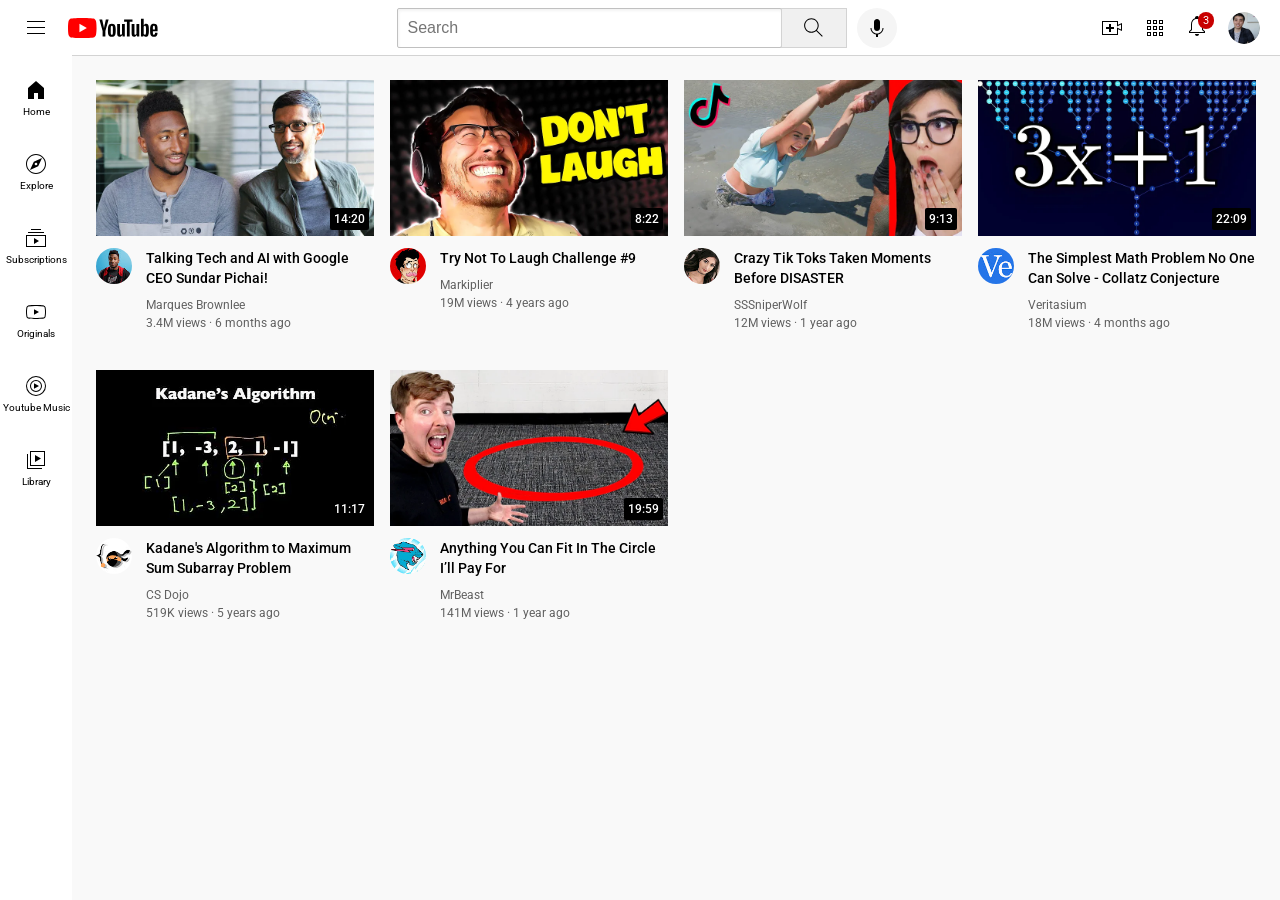
<file: index.html>
<!DOCTYPE html>
<html>
  <head>
    <title>YouTube.com Clone</title>

    <link
      rel="preconnect"
      href="https://fonts.googleapis.com" />
    <link
      rel="preconnect"
      href="https://fonts.gstatic.com"
      crossorigin />
    <link
      href="https://fonts.googleapis.com/css2?family=Roboto:wght@400;500;700&display=swap"
      rel="stylesheet" />

    <link
      rel="stylesheet"
      href="styles/general.css" />
    <link
      rel="stylesheet"
      href="styles/header.css" />
    <link
      rel="stylesheet"
      href="styles/video.css" />
    <link
      rel="stylesheet"
      href="styles/sidebar.css" />
  </head>
  <body>
    <header class="header">
      <div class="left-section">
        <img
          class="hamburger-menu"
          src="icons/hamburger-menu.svg" />
        <img
          class="youtube-logo"
          src="icons/youtube-logo.svg" />
      </div>
      <div class="middle-section">
        <input
          class="search-bar"
          type="text"
          placeholder="Search" />
        <button class="search-button">
          <img
            class="search-icon"
            src="icons/search.svg" />
          <div class="tooltip">Search</div>
        </button>
        <!-- Put position absolute inside position relative -->
        <button class="voice-search-button">
          <img
            class="voice-search-icon"
            src="icons/voice-search-icon.svg" />
          <div class="tooltip">Search with your voice</div>
        </button>
      </div>
      <div class="right-section">
        <div class="upload-icon-container">
          <img
            class="upload-icon"
            src="icons/upload.svg" />
          <div class="tooltip">Create</div>
        </div>

        <img
          class="youtube-apps-icon"
          src="icons/youtube-apps.svg" />
        <div class="notifications-icon-container">
          <img
            class="notifications-icon"
            src="icons/notifications.svg" />
          <div class="notifications-count">3</div>
        </div>

        <img
          class="current-user-picture"
          src="channel-pictures/my-channel.jpeg" />
      </div>
    </header>

    <nav class="sidebar">
      <div class="sidebar-link">
        <img src="icons/home.svg" />
        <div>Home</div>
      </div>
      <div class="sidebar-link">
        <img src="icons/explore.svg" />
        <div>Explore</div>
      </div>
      <div class="sidebar-link">
        <img src="icons/subscriptions.svg" />
        <div>Subscriptions</div>
      </div>
      <div class="sidebar-link">
        <img src="icons/originals.svg" />
        <div>Originals</div>
      </div>
      <div class="sidebar-link">
        <img src="icons/youtube-music.svg" />
        <div>Youtube Music</div>
      </div>
      <div class="sidebar-link">
        <img src="icons/library.svg" />
        <div>Library</div>
      </div>
    </nav>

    <main>
      <section class="video-grid">
        <div class="video-preview">
          <div class="thumbnail-row">
            <img
              class="thumbnail"
              src="thumbnails/thumbnail-1.webp" />
            <div class="video-time">14:20</div>
          </div>

          <div class="video-info-grid">
            <div class="channel-picture">
              <img
                class="profile-picture"
                src="channel-pictures/channel-1.jpeg" />
            </div>
            <div class="video-info">
              <p class="video-title">
                Talking Tech and AI with Google CEO Sundar Pichai!
              </p>
              <p class="video-author">Marques Brownlee</p>
              <p class="video-stats">
                3.4M views &#183; 6 months ago
              </p>
            </div>
          </div>
        </div>

        <div class="video-preview">
          <div class="thumbnail-row">
            <img
              class="thumbnail"
              src="thumbnails/thumbnail-2.webp" />
            <div class="video-time">8:22</div>
          </div>
          <div class="video-info-grid">
            <div class="channel-picture">
              <img
                class="profile-picture"
                src="channel-pictures/channel-2.jpeg" />
            </div>
            <div class="video-info">
              <p class="video-title">Try Not To Laugh Challenge #9</p>
              <p class="video-author">Markiplier</p>
              <p class="video-stats">19M views · 4 years ago</p>
            </div>
          </div>
        </div>

        <div class="video-preview">
          <div class="thumbnail-row">
            <img
              class="thumbnail"
              src="thumbnails/thumbnail-3.webp" />
            <div class="video-time">9:13</div>
          </div>
          <div class="video-info-grid">
            <div class="channel-picture">
              <img
                class="profile-picture"
                src="channel-pictures/channel-3.jpeg" />
            </div>
            <div class="video-info">
              <p class="video-title">
                Crazy Tik Toks Taken Moments Before DISASTER
              </p>
              <p class="video-author">SSSniperWolf</p>
              <p class="video-stats">12M views · 1 year ago</p>
            </div>
          </div>
        </div>

        <div class="video-preview">
          <div class="thumbnail-row">
            <img
              class="thumbnail"
              src="thumbnails/thumbnail-4.webp" />
            <div class="video-time">22:09</div>
          </div>
          <div class="video-info-grid">
            <div class="channel-picture">
              <img
                class="profile-picture"
                src="channel-pictures/channel-4.jpeg" />
            </div>
            <div class="video-info">
              <p class="video-title">
                The Simplest Math Problem No One Can Solve - Collatz
                Conjecture
              </p>
              <p class="video-author">Veritasium</p>
              <p class="video-stats">18M views · 4 months ago</p>
            </div>
          </div>
        </div>

        <div class="video-preview">
          <div class="thumbnail-row">
            <img
              class="thumbnail"
              src="thumbnails/thumbnail-5.webp" />
            <div class="video-time">11:17</div>
          </div>
          <div class="video-info-grid">
            <div class="channel-picture">
              <img
                class="profile-picture"
                src="channel-pictures/channel-5.jpeg" />
            </div>
            <div class="video-info">
              <p class="video-title">
                Kadane's Algorithm to Maximum Sum Subarray Problem
              </p>
              <p class="video-author">CS Dojo</p>
              <p class="video-stats">519K views · 5 years ago</p>
            </div>
          </div>
        </div>

        <div class="video-preview">
          <div class="thumbnail-row">
            <img
              class="thumbnail"
              src="thumbnails/thumbnail-6.webp" />
            <div class="video-time">19:59</div>
          </div>
          <div class="video-info-grid">
            <div class="channel-picture">
              <img
                class="profile-picture"
                src="channel-pictures/channel-6.jpeg" />
            </div>
            <div class="video-info">
              <p class="video-title">
                Anything You Can Fit In The Circle I’ll Pay For
              </p>
              <p class="video-author">MrBeast</p>
              <p class="video-stats">141M views · 1 year ago</p>
            </div>
          </div>
        </div>
      </section>
    </main>
  </body>
</html>
</file>
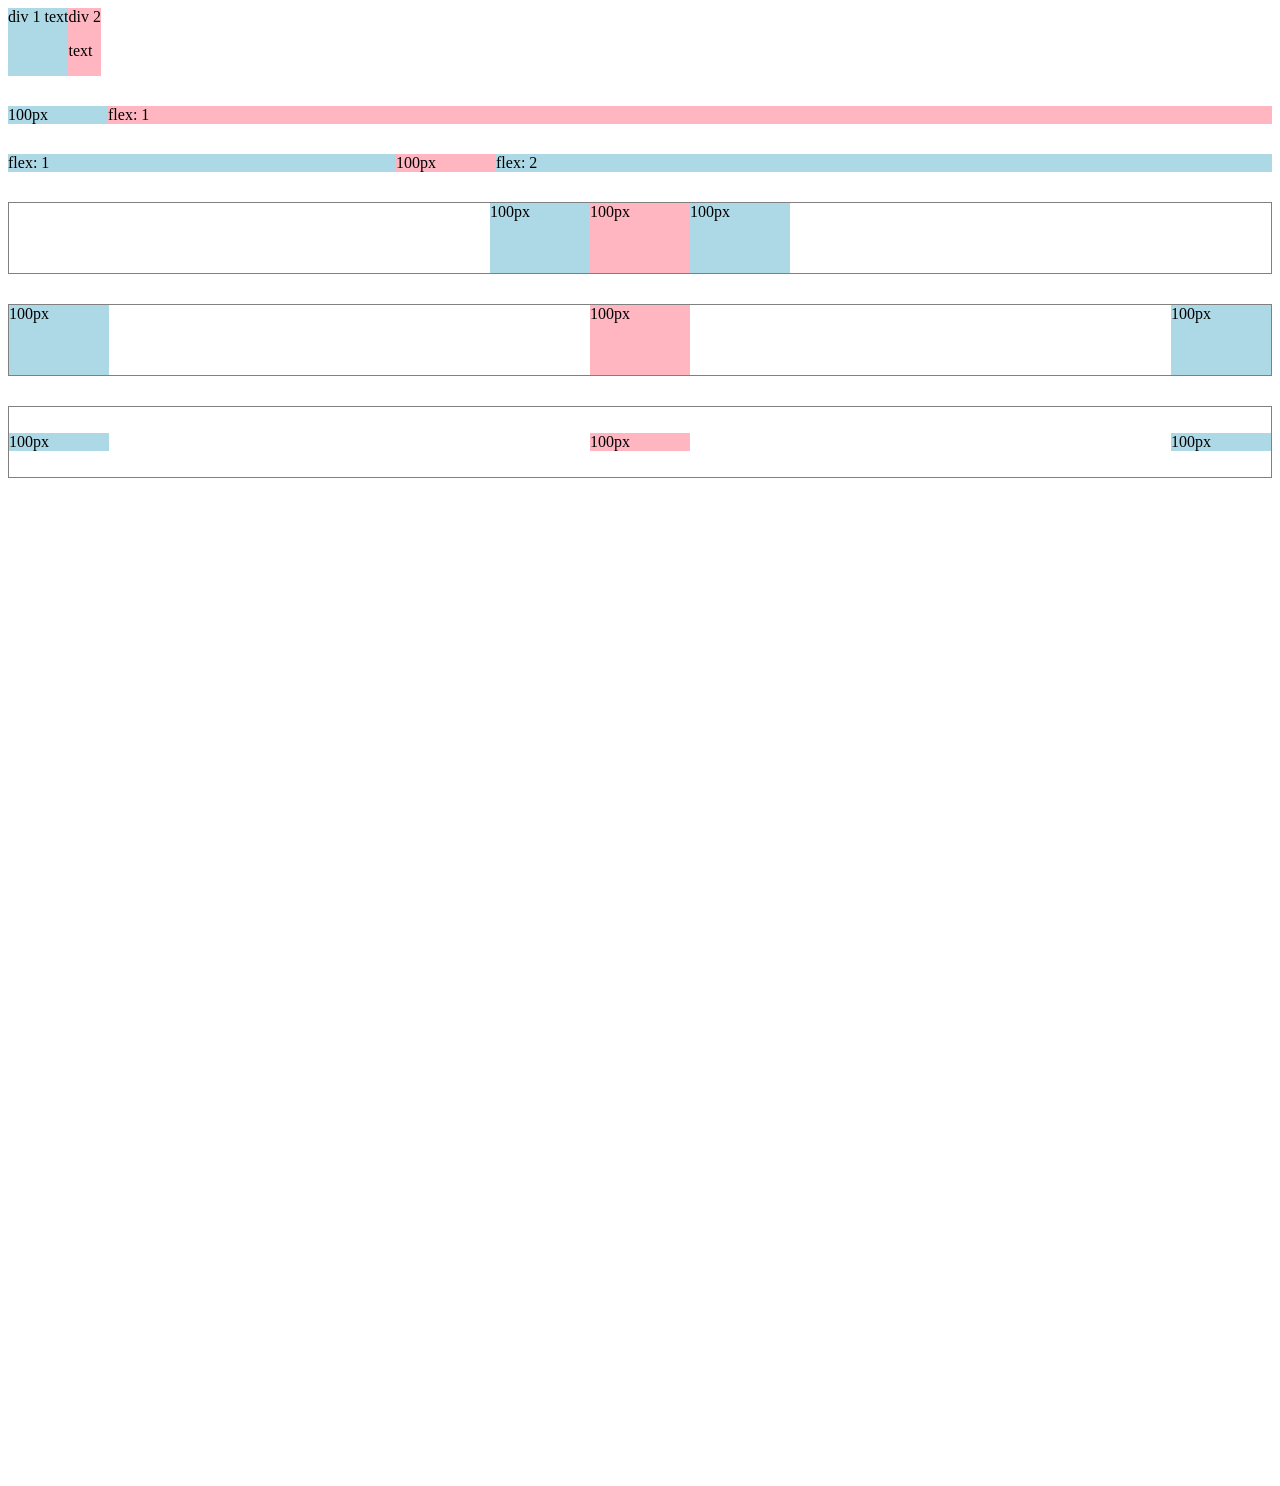
<file: flexbox.html>
<!DOCTYPE html>
<html>
  <head>
    <title>Flexbox Practice</title>
  </head>
  <body style="padding-bottom: 1000px">
    <div style="display: flex; flex-direction: row">
      <div style="background-color: lightblue">div 1 text</div>
      <div style="background-color: lightpink">
        div 2
        <p>text</p>
      </div>
    </div>

    <div style="display: flex; flex-direction: row; margin-top: 30px">
      <div style="background-color: lightblue; width: 100px">
        100px
      </div>
      <div style="background-color: lightpink; flex: 1">flex: 1</div>
    </div>

    <div style="display: flex; flex-direction: row; margin-top: 30px">
      <div style="background-color: lightblue; flex: 1">flex: 1</div>
      <div style="background-color: lightpink; width: 100px">
        100px
      </div>
      <div style="background-color: lightblue; flex: 2">flex: 2</div>
    </div>

    <div
      style="
        display: flex;
        flex-direction: row;
        margin-top: 30px;
        height: 70px;
        border-width: 1px;
        border-style: solid;
        border-color: grey;
        justify-content: center;
      ">
      <div style="background-color: lightblue; width: 100px">
        100px
      </div>
      <div style="background-color: lightpink; width: 100px">
        100px
      </div>
      <div style="background-color: lightblue; width: 100px">
        100px
      </div>
    </div>

    <div
      style="
        display: flex;
        flex-direction: row;
        margin-top: 30px;
        height: 70px;
        border-width: 1px;
        border-style: solid;
        border-color: grey;
        justify-content: space-between;
      ">
      <div style="background-color: lightblue; width: 100px">
        100px
      </div>
      <div style="background-color: lightpink; width: 100px">
        100px
      </div>
      <div style="background-color: lightblue; width: 100px">
        100px
      </div>
    </div>

    <div
      style="
        display: flex;
        flex-direction: row;
        margin-top: 30px;
        height: 70px;
        border-width: 1px;
        border-style: solid;
        border-color: grey;
        justify-content: space-between;
        align-items: center;
      ">
      <div style="background-color: lightblue; width: 100px">
        100px
      </div>
      <div style="background-color: lightpink; width: 100px">
        100px
      </div>
      <div style="background-color: lightblue; width: 100px">
        100px
      </div>
    </div>
  </body>
</html>
</file>
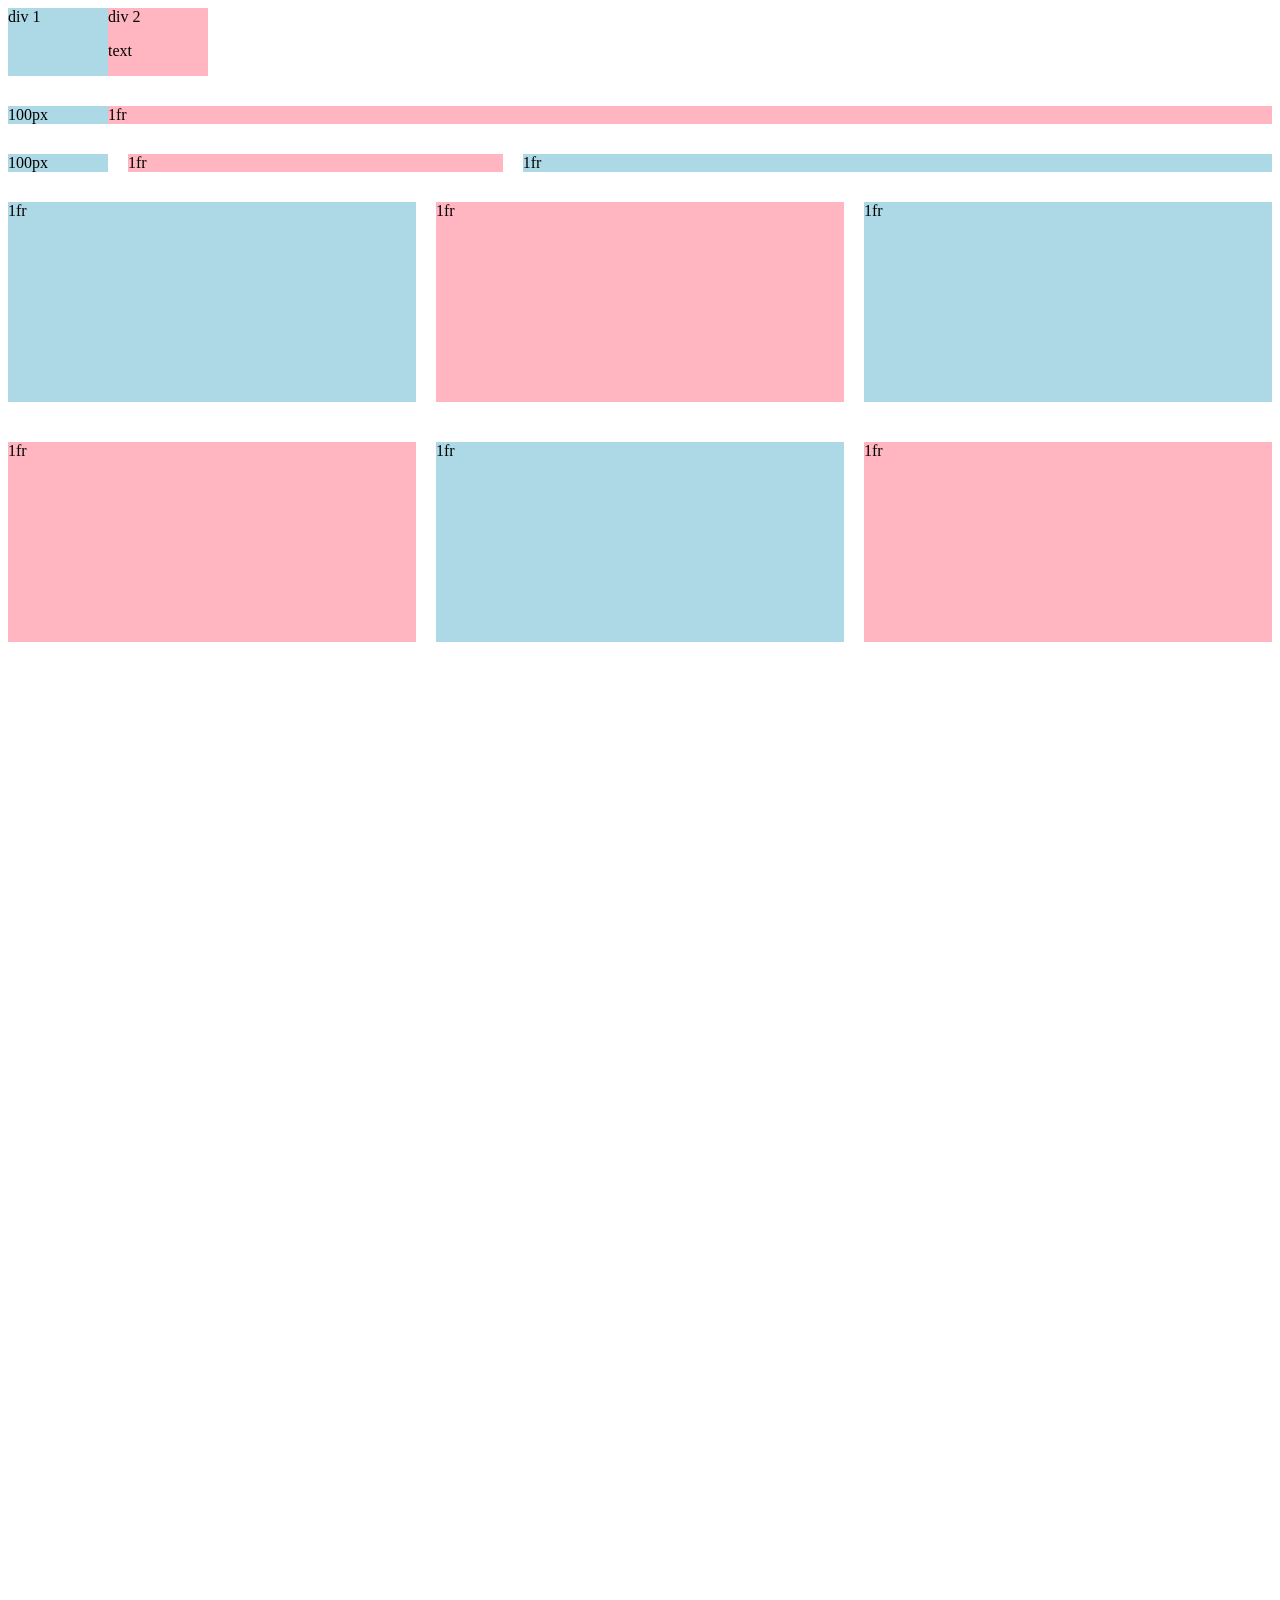
<file: grid.html>
<!DOCTYPE html>
<html>
  <head>
    <title>Grid Practice</title>
  </head>
  <body style="padding-bottom: 1000px">
    <div style="display: grid; grid-template-columns: 100px 100px">
      <div style="background-color: lightblue">div 1</div>
      <div style="background-color: lightpink">
        div 2
        <p>text</p>
      </div>
    </div>

    <div
      style="margin-top: 30px; display: grid; grid-template-columns: 100px 1fr"
    >
      <div style="background-color: lightblue">100px</div>
      <div style="background-color: lightpink">1fr</div>
    </div>

    <div
      style="
        margin-top: 30px;
        display: grid;
        grid-template-columns: 100px 1fr 2fr;
        column-gap: 20px;
      "
    >
      <div style="background-color: lightblue">100px</div>
      <div style="background-color: lightpink">1fr</div>
      <div style="background-color: lightblue">1fr</div>
    </div>

    <div
      style="
        margin-top: 30px;
        display: grid;
        grid-template-columns: 1fr 1fr 1fr;
        column-gap: 20px;
        row-gap: 40px;
      "
    >
      <div style="background-color: lightblue; height: 200px">1fr</div>
      <div style="background-color: lightpink; height: 200px">1fr</div>
      <div style="background-color: lightblue; height: 200px">1fr</div>

      <div style="background-color: lightpink; height: 200px">1fr</div>
      <div style="background-color: lightblue; height: 200px">1fr</div>
      <div style="background-color: lightpink; height: 200px">1fr</div>
    </div>
  </body>
</html>
</file>
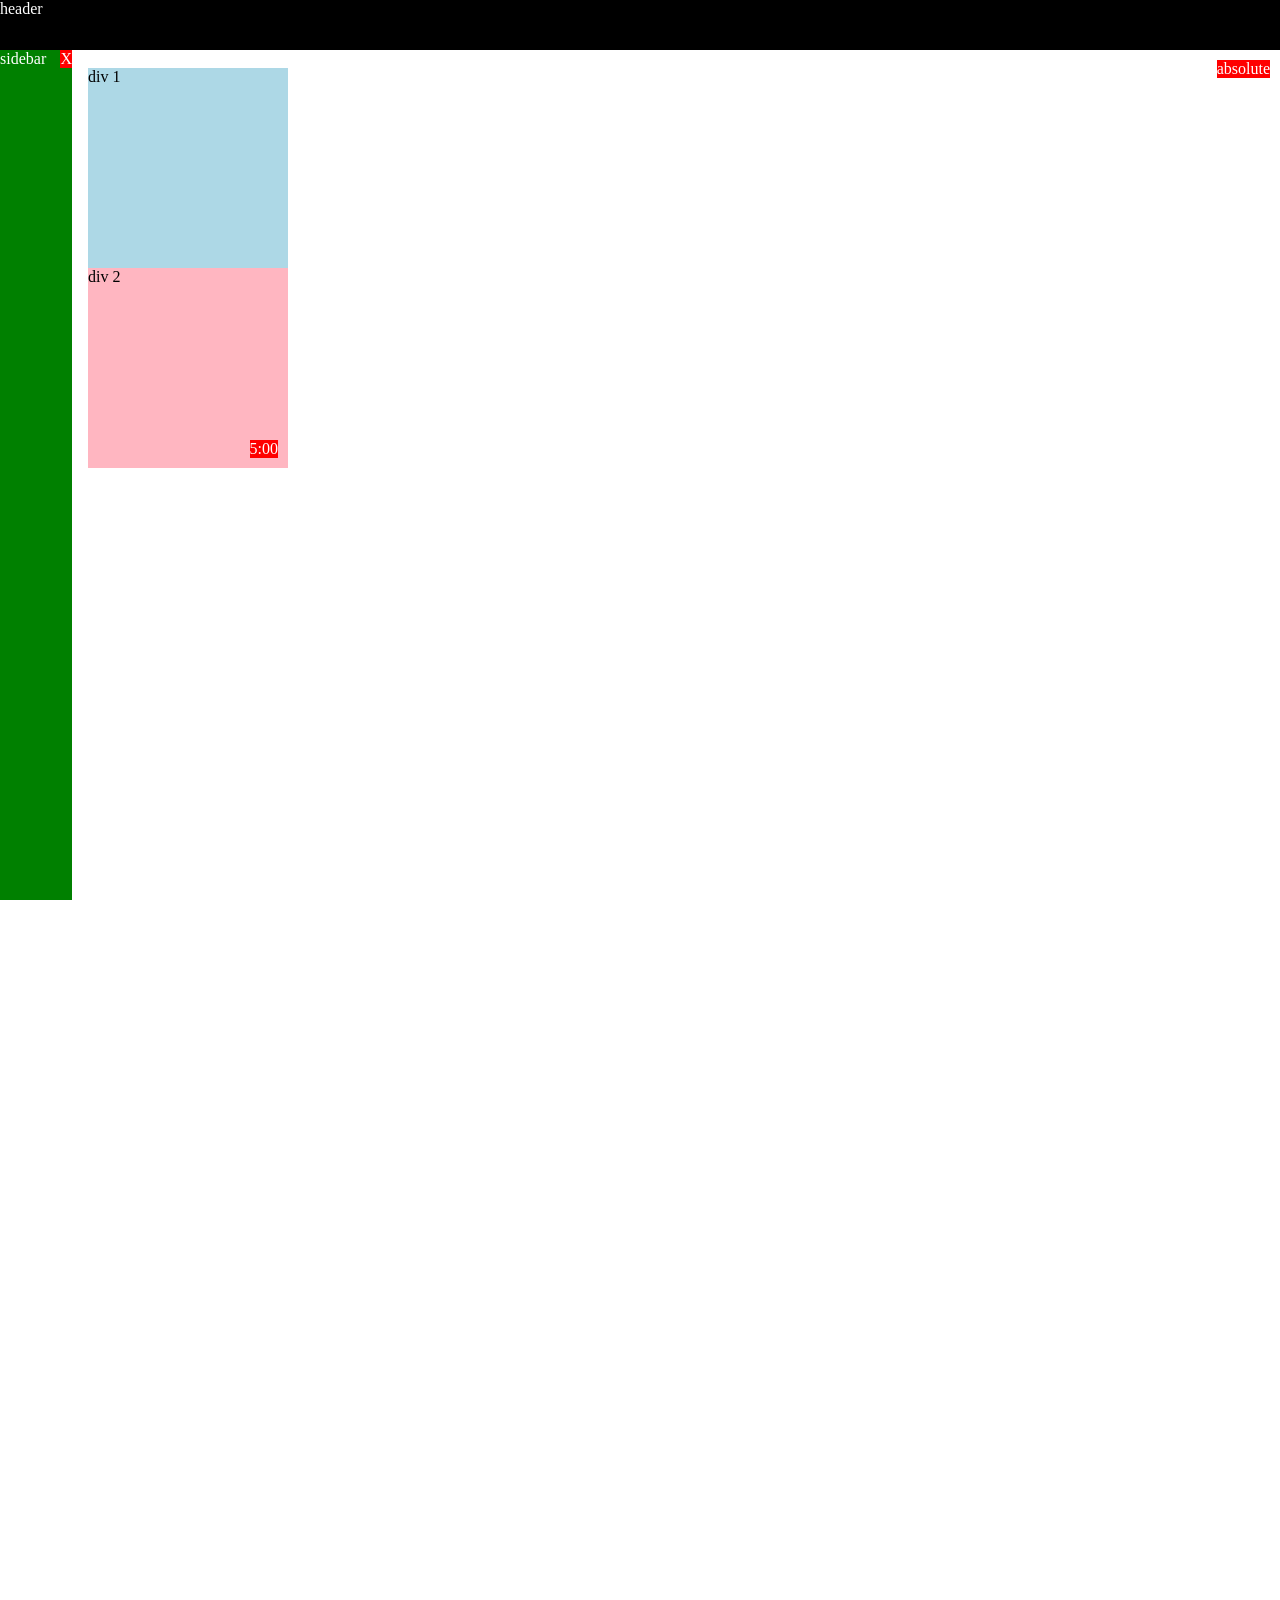
<file: position.html>
<!DOCTYPE html>
<html>
  <head>
    <title>Practice</title>
  </head>
  <body style="height: 3000px; padding-top: 60px; padding-left: 80px">
    <div
      style="
        background-color: black;
        color: white;
        position: fixed;
        top: 0px;
        left: 0px;
        right: 0px;
        height: 50px;
        z-index: 1;
      ">
      header
    </div>

    <div
      style="
        background-color: green;
        color: white;
        position: fixed;
        left: 0;
        bottom: 0;
        top: 50px;
        width: 72px;
      ">
      sidebar
      <div
        style="
          position: absolute;
          background-color: red;
          color: white;
          top: 0px;
          right: 0px;
        ">
        X
      </div>
    </div>

    <div
      style="
        position: absolute;
        background-color: red;
        color: white;
        top: 60px;
        right: 10px;
      ">
      absolute
    </div>

    <div
      style="
        background-color: lightblue;
        height: 200px;
        width: 200px;
        position: static;
      ">
      div 1
    </div>
    <div
      style="
        background-color: lightpink;
        height: 200px;
        width: 200px;
        position: relative;
      ">
      div 2
      <div
        style="
          position: absolute;
          background-color: red;
          color: white;
          bottom: 10px;
          right: 10px; 
        ">
        5:00
      </div>
    </div>
  </body>
</html>
</file>
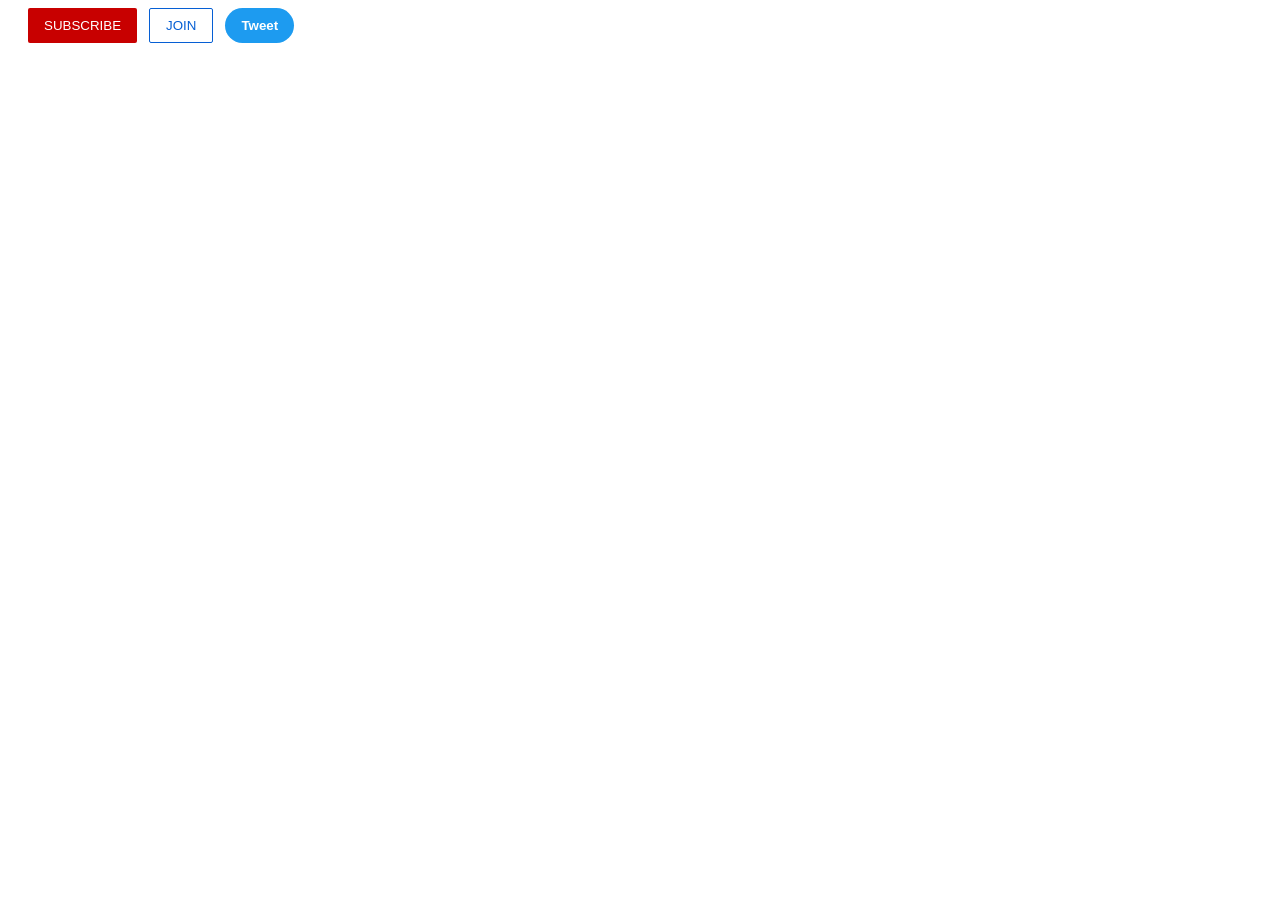
<file: intro-to-html/buttons.html>
<!DOCTYPE html>
<html>
  <head>
    <title>
      Buttons Practice
    </title>
    <link rel="stylesheet" href="styles/buttons.css">
  </head>
  <body>
    <button class="subscribe-button">
      SUBSCRIBE
    </button>
    
    <button class="join-button">
      JOIN
    </button>
    
    <button class="tweet-button">
      Tweet
    </button>
  </body>
</html>
</file>
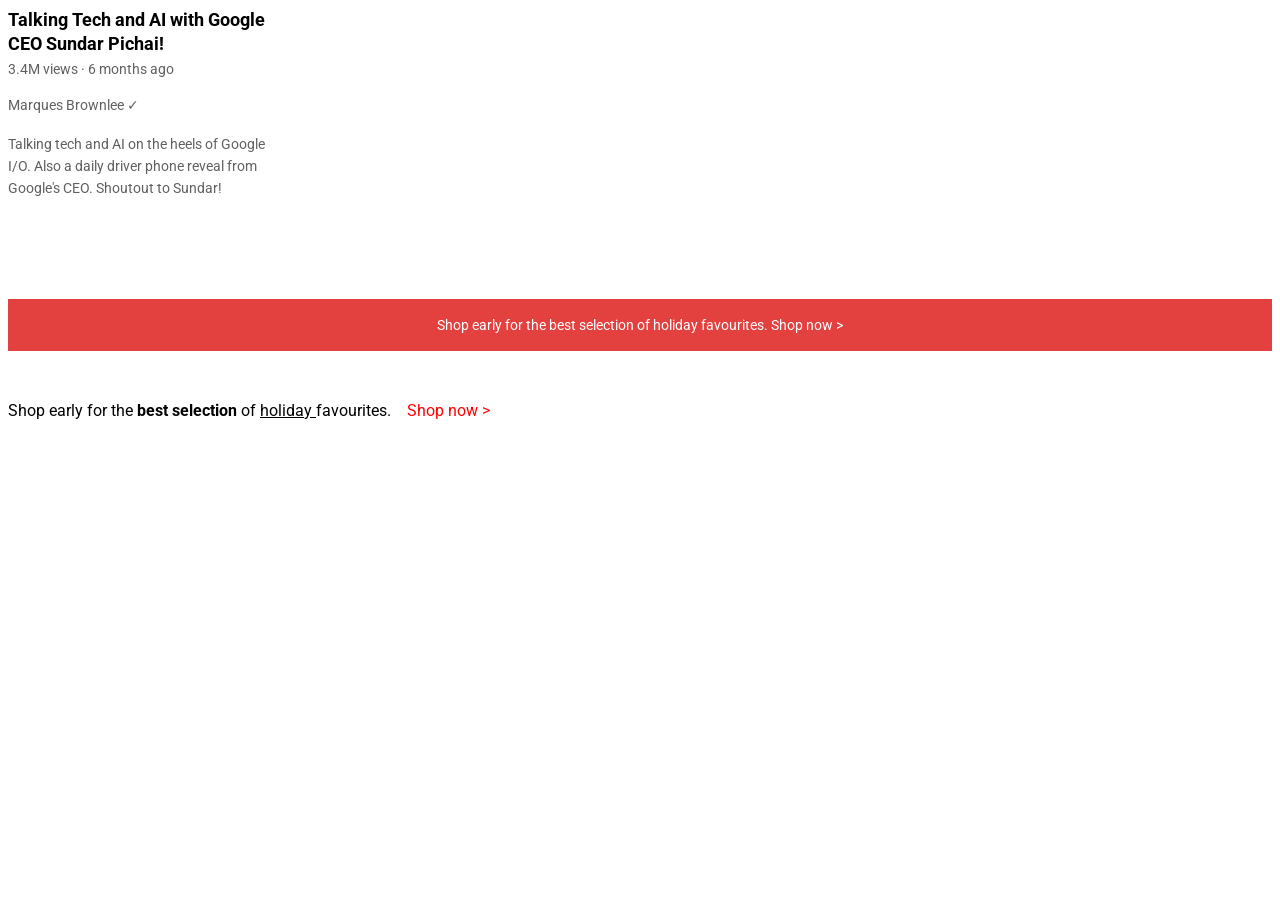
<file: intro-to-html/text.html>
<!DOCTYPE html>
<html>
  <head>
    <title>Text Practice</title>

    <link rel="preconnect" href="https://fonts.googleapis.com">
    <link rel="preconnect" href="https://fonts.gstatic.com" crossorigin>
    <link href="https://fonts.googleapis.com/css2?family=Roboto:wght@400;700&display=swap" rel="stylesheet">

    <link rel="stylesheet" href="styles/text.css">
  </head>
  <body>
    <p class="video-title">
    Talking Tech and AI with Google CEO Sundar Pichai!
  </p>
  
  <p class="video-stats">
    3.4M views 	&middot; 6 months ago
  </p>
  
  <p class="video-author">
    Marques Brownlee &checkmark;
  </p>
  
  <p class="video-description">
    Talking tech and AI on the heels of Google I/O.
    Also a daily driver phone reveal from Google's CEO.
    Shoutout to Sundar!
  </p>
  
  <p class="apple-text">
    Shop early for the best selection of holiday favourites. 
    <span class="shop-link">
      Shop now &gt;
    </span>
  </p>
  
  <p>
    Shop early for the 
    <strong>
      best selection
    </strong>
    of
    <u>
      holiday
    </u> 
    favourites.                       
    <span class="span-example">
      Shop now &gt;
    </span>
  </p>
</body>
</html>
</file>
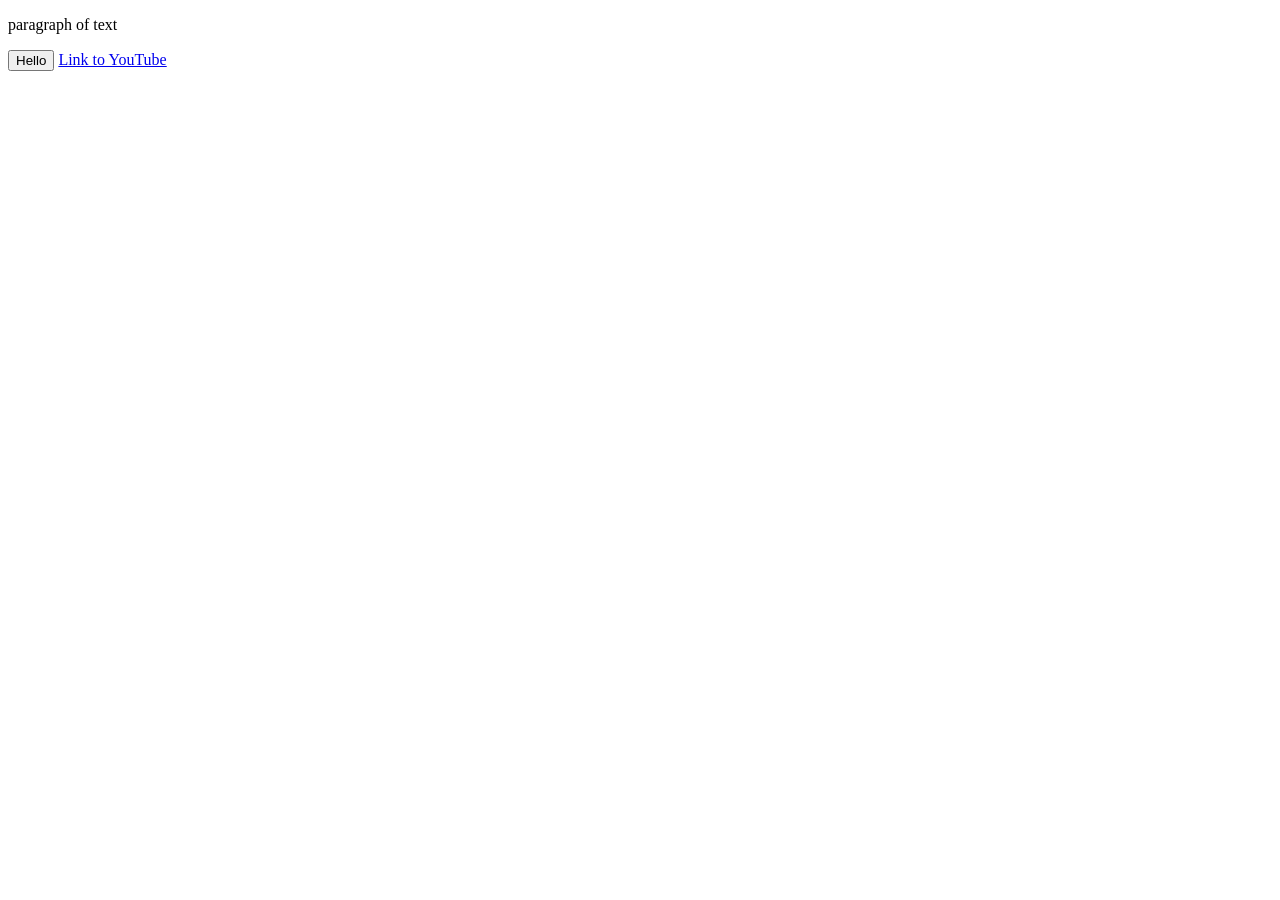
<file: intro-to-html/website.html>
<!DOCTYPE html>
<html>
  <head>
    <title>
      First Website
    </title>
  </head>
  <body>
      <p>
        paragraph of text
      </p>
      <button>
        Hello
      </button>
      <a href="https://www.youtube.com/"
       target="_blank">
        Link to YouTube
      </a>
  </body>
</html>
</file>
<file: styles/general.css>
p {
  margin-top: 0;
  margin-bottom: 0;
}

body {
  /* This style below will be inherited 6*/
  font-family: Roboto, Arial;
  margin: 0;
  padding-top: 80px;
  padding-left: 96px;
  padding-right: 24px;
  background-color: rgb(249, 249, 249);
}
</file>
<file: styles/header.css>
.header {
  height: 55px;

  display: flex;
  flex-direction: row;
  justify-content: space-between;

  position: fixed;
  top: 0;
  left: 0;
  right: 0;
  z-index: 100;

  background-color: white;
  border-bottom-width: 1px;
  border-bottom-style: solid;
  border-bottom-color: lightgrey;
}

.left-section {
  align-items: center;
  display: flex;
}

.hamburger-menu {
  height: 24px;
  margin-left: 24px;
  margin-right: 20px;
}

.youtube-logo {
  height: 20px;
}

.middle-section {
  flex: 1;
  margin-left: 70px;
  margin-right: 35px;
  max-width: 500px;
  display: flex;
  align-items: center;
}

.search-bar {
  flex: 1;
  height: 36px;
  padding-left: 10px;
  font-size: 16px;
  border-radius: 2px;
  border: 1px solid rgb(192, 192, 192);
  box-shadow: inset 1px 2px 3px rgba(0, 0, 0, 0.05);
  width: 0;
}

.search-bar::placeholder {
  font-size: 16px;
}

.search-button {
  height: 40px;
  width: 66px;
  background-color: rgb(240, 240, 240);
  border-width: 1px;
  border-style: solid;
  border-color: lightgrey;
  margin-left: -1px;
  margin-right: 10px;
}

.search-button,
.voice-search-button,
.upload-icon-container {
  display: flex;
  justify-content: center;
  align-items: center;
  position: relative;
}

.search-button .tooltip,
.voice-search-button .tooltip,
.upload-icon-container .tooltip {
  position: absolute;
  background-color: gray;
  color: white;
  padding-top: 4px;
  padding-bottom: 4px;
  padding-left: 8px;
  padding-right: 8px;
  border-radius: 2px;
  font-size: 12px;
  bottom: -30px;
  opacity: 0;
  transition: opacity 0.15;
  pointer-events: none;
  white-space: nowrap;
}

.search-button:hover .tooltip,
.voice-search-button:hover .tooltip,
.upload-icon-container:hover .tooltip {
  opacity: 1;
}

.search-icon {
  height: 25px;
}

.voice-search-button {
  height: 40px;
  width: 40px;
  border-radius: 20px;
  border: none;
  background-color: rgb(245, 245, 245);
}

.voice-search-icon {
  height: 24px;
}

.right-section {
  width: 180px;
  display: flex;
  align-items: center;
  justify-content: space-between;
  flex-shrink: 0;
}

.upload-icon {
  height: 24px;
}

.youtube-apps-icon {
  height: 24px;
}

.notifications-icon {
  height: 24px;
}

.notifications-icon-container {
  position: relative;
}

.notifications-count {
  position: absolute;
  top: -2px;
  right: -5px;
  background-color: rgb(200, 0, 0);
  color: white;
  font-family: Roboto, Arial;
  font-size: 11px;
  padding-left: 5px;
  padding-right: 5px;
  padding-top: 2px;
  padding-bottom: 2px;
  border-radius: 10px;
}

.current-user-picture {
  height: 32px;
  border-radius: 16px;
  margin-right: 20px;
}
</file>
<file: styles/video.css>
.thumbnail {
  width: 100%;
}

.video-title {
  margin-top: 0;
  font-size: 14px;
  font-weight: 500;
  line-height: 20px;
  margin-bottom: 10px;
}

.video-info-grid {
  display: grid;
  grid-template-columns: 50px 1fr;
}

.profile-picture {
  width: 36px;
  border-radius: 50px;
}

.thumbnail-row {
  margin-bottom: 8px;
  position: relative;
}

.video-author,
.video-stats {
  font-size: 12px;
  color: rgb(96, 96, 96);
}

.video-author {
  margin-bottom: 4px;
}

.video-grid {
  display: grid;
  grid-template-columns: 1fr 1fr 1fr;
  column-gap: 16px;
  row-gap: 40px;
}

@media (max-width: 750px) {
  .video-grid {
    grid-template-columns: 1fr 1fr;
  }
}

@media (min-width: 751px) and (max-width: 999px) {
  .video-grid {
    grid-template-columns: 1fr 1fr 1fr;
  }
}

@media (min-width: 1000px) {
  .video-grid {
    grid-template-columns: 1fr 1fr 1fr 1fr;
  }
}

.video-time {
  font-size: 12px;
  font-weight: 500;
  padding: 4px;
  border-radius: 2px;
  background-color: black;
  color: white;
  position: absolute;
  bottom: 10px;
  right: 5px;
}
</file>
<file: styles/sidebar.css>
.sidebar {
  position: fixed;
  left: 0;
  bottom: 0;
  top: 55px;
  background-color: white;
  width: 72px;
  z-index: 200;
  padding-top: 5px;
}

.sidebar-link {
  height: 74px;
  display: flex;
  justify-content: center;
  align-items: center;
  flex-direction: column;
  cursor: pointer;
}

.sidebar-link:hover {
  background-color: rgb(235, 235, 235);
}

.sidebar-link img {
  height: 24px;
  margin-bottom: 4px;
}

.sidebar-link div {
  font-size: 10px;
}
</file>
<file: intro-to-html/styles/buttons.css>
.subscribe-button {
  background-color: rgb(200, 0, 0);
  color: white;
  border: none;
  border-radius: 2px;
  cursor: pointer;
  margin-right: 8px;
  margin-left: 20px;
  padding-top: 10px;
  padding-bottom: 10px;
  padding-left: 16px;
  padding-right: 16px;
  transition: opacity 0.15s;
  vertical-align: top;
}

.subscribe-button:hover {
  opacity: 0.8;
}

.subscribe-button:active {
  opacity: 0.5;
}

.join-button{
  background-color: white;
  border-color: rgb(6, 95, 212);
  border-style: solid;
  border-width: 1px;
  color: rgb(6, 95, 212);
  border-radius: 2px;
  cursor: pointer;
  padding-top: 9px;
  padding-bottom: 9px;
  padding-left: 16px;
  padding-right: 16px;
  transition: background-color 0.15s,
    color 0.15s;
    vertical-align: top;
}

.join-button:hover {
  background-color: rgb(6, 95, 212);
  color: white;
}

.join-button:active {
  opacity: 0.7;
}

.tweet-button {
  background-color: rgb(29, 155, 240);
  color: white;
  border: none;
  border-radius: 18px;
  font-weight: bold;
  font-size: 15;
  cursor: pointer;
  margin-left: 8px;
  transition: box-shadow 0.15s;
  padding-top: 10px;
  padding-bottom: 10px;
  padding-left: 16px;
  padding-right: 16px;
  vertical-align: top;
}

.tweet-button:hover {
  box-shadow: 5px 5px 10px rgba(0, 0, 0, 0.15);
}
</file>
<file: intro-to-html/styles/text.css>
p {
  font-family: Roboto;
  margin-top: 0;
  margin-bottom: 0;
}

.video-title {
 font-weight: bold;
 font-size: 18px;
 width: 280px;
 line-height: 24px;
 margin-bottom: 5px;
}

.video-stats {
  font-size: 14px;
  color: #606060;
  margin-bottom: 20px;
}

.video-author {
  font-size: 14px;
  color: #606060;
  margin-top: 20px;
  margin-bottom: 20px;
}

.video-description {
  font-size: 14px;
  color: #606060;
  width: 280px;
  line-height: 22px;
  margin-bottom: 100px;
}

.apple-text {
  margin-bottom: 50px;
  font-size: 14px;
  background-color: #e34140;
  color: white;
  text-align: center;
  padding-top: 18px;
  padding-bottom: 18px;
}

.span-example {
  color: red;
  margin-left: 12px;
}

.span-example:hover {
  text-decoration: underline;
}

.shop-link {
  cursor: pointer;
}

.shop-link:hover {
  text-decoration: underline;
}
</file>
